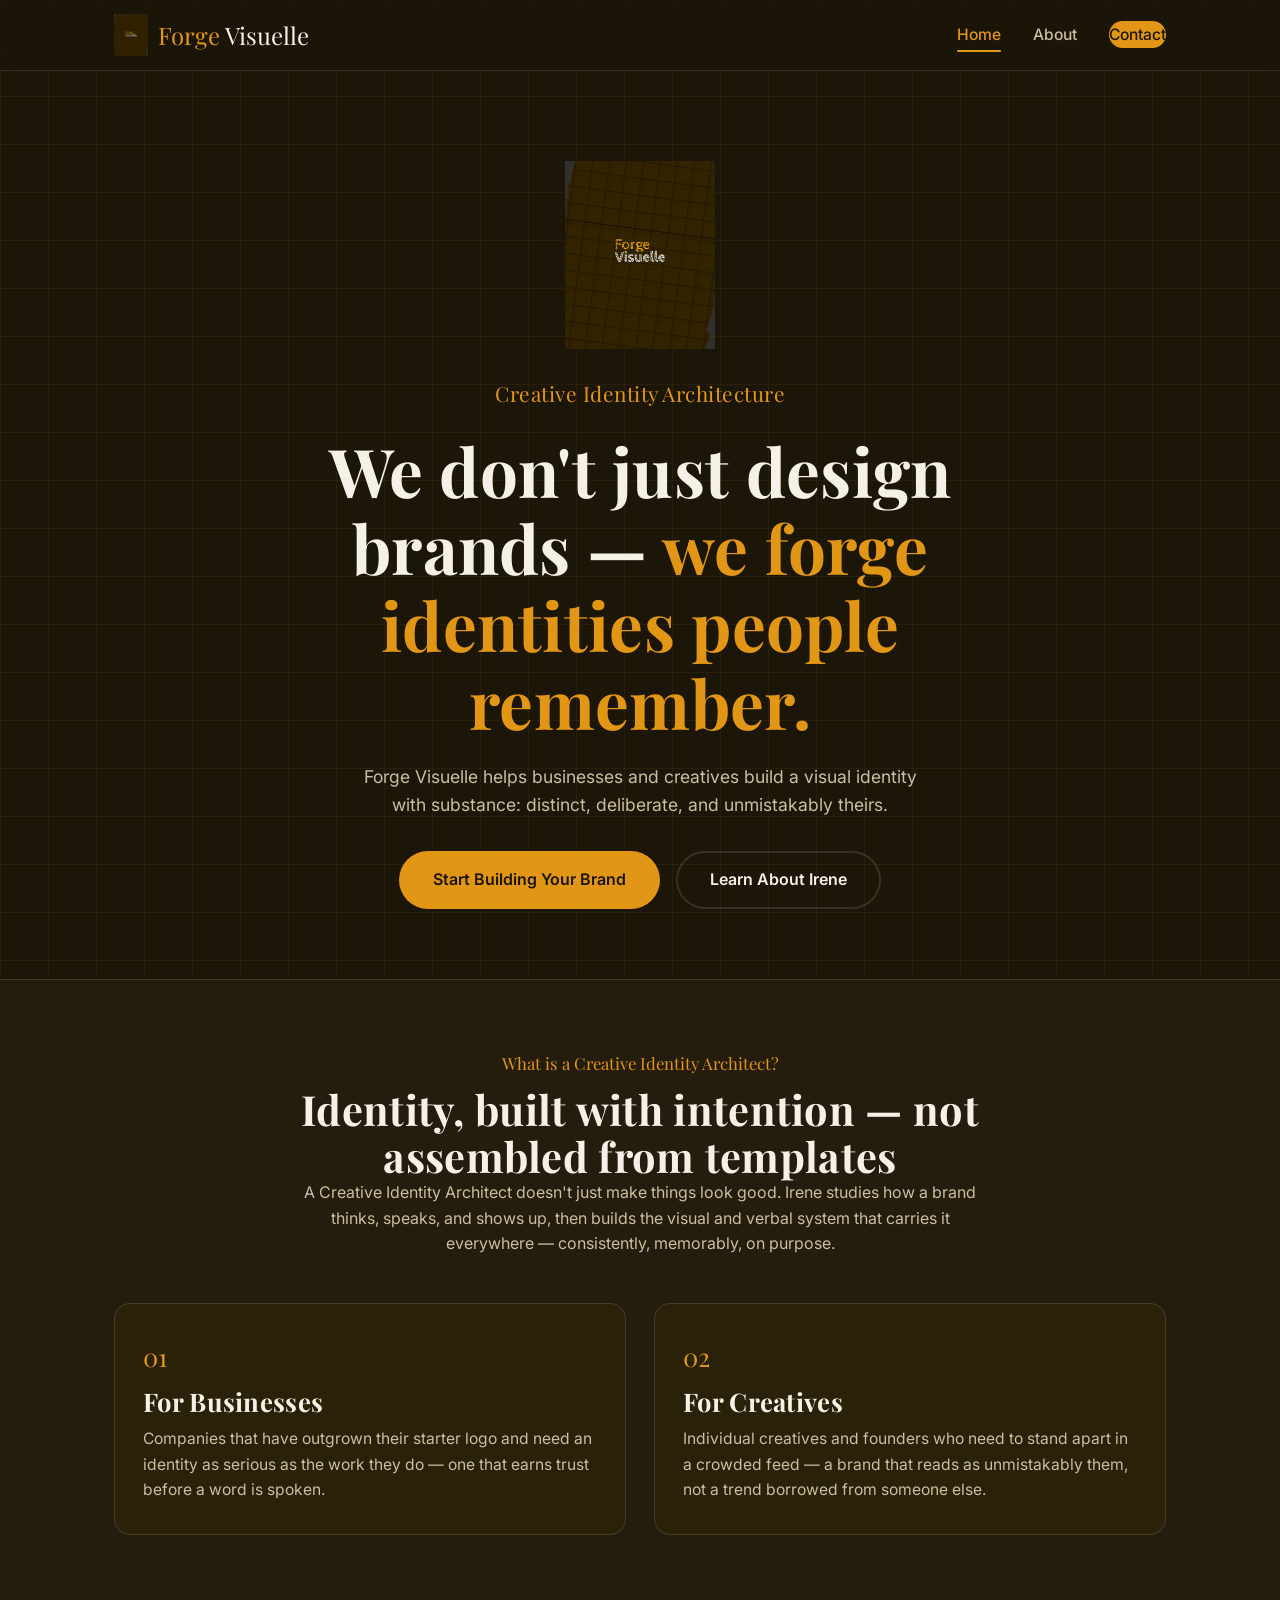
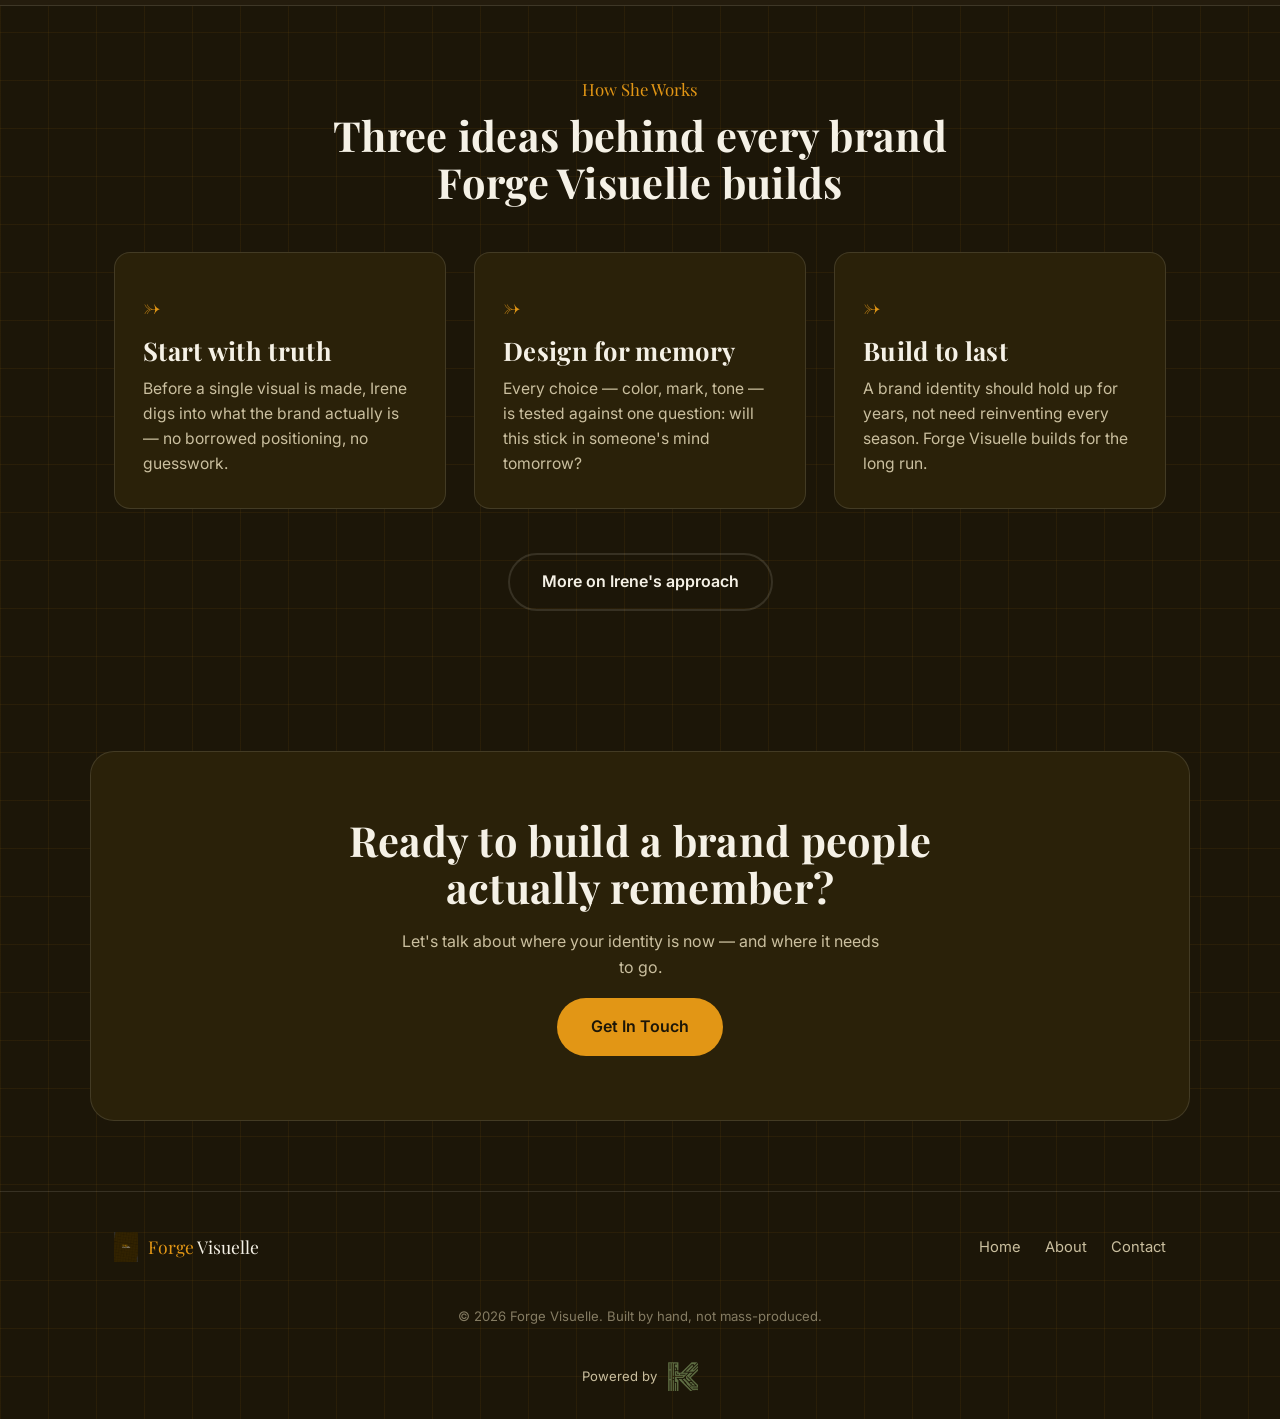
<file: index.html>
<!DOCTYPE html>
<html lang="en">
<head>
<meta charset="UTF-8">
<meta name="viewport" content="width=device-width, initial-scale=1.0, viewport-fit=cover">
<meta name="theme-color" content="#1c1608">
<title>Forge Visuelle — Creative Identity Architecture</title>
<meta name="description" content="Forge Visuelle is the creative identity studio of Irene Deborah, helping businesses and creatives build brands people remember.">

<link rel="icon" type="image/png" href="assets/forge-visuelle-logo.png">
<link rel="preconnect" href="https://fonts.googleapis.com">
<link rel="preconnect" href="https://fonts.gstatic.com" crossorigin>
<link href="https://fonts.googleapis.com/css2?family=Playfair+Display:ital,wght@0,500;0,600;0,700;1,500;1,600&family=Inter:wght@400;500;600;700&display=swap" rel="stylesheet">
<link rel="stylesheet" href="css/style.css">
</head>
<body>

<header class="site-header">
  <nav class="nav">
    <a href="index.html" class="nav-brand">
      <img src="assets/forge-visuelle-logo.png" alt="Forge Visuelle logo" class="nav-logo">
      <span class="nav-brand-text"><span class="forge">Forge</span> <span class="visuelle">Visuelle</span></span>
    </a>

    <ul class="nav-links">
      <li><a href="index.html" class="active">Home</a></li>
      <li><a href="about.html">About</a></li>
      <li><a href="contact.html" class="nav-cta">Contact</a></li>
    </ul>

    <button class="nav-toggle" aria-label="Toggle navigation" aria-expanded="false">
      <span></span><span></span><span></span>
    </button>
  </nav>
</header>

<main>

  <!-- HERO -->
  <section class="hero">
    <div class="container">
      <img src="assets/forge-visuelle-logo.png" alt="Forge Visuelle" class="hero-logo">
      <p class="hero-tagline">Creative Identity Architecture</p>
      <h1>We don't just design brands — <span class="accent">we forge identities people remember.</span></h1>
      <p class="hero-sub">Forge Visuelle helps businesses and creatives build a visual identity with substance: distinct, deliberate, and unmistakably theirs.</p>
      <div class="hero-actions">
        <a href="contact.html" class="btn btn-primary">Start Building Your Brand</a>
        <a href="about.html" class="btn btn-outline">Learn About Irene</a>
      </div>
    </div>
  </section>

  <!-- WHAT SHE DOES -->
  <section class="section-alt">
    <div class="container">
      <div class="section-header">
        <span class="eyebrow">What is a Creative Identity Architect?</span>
        <h2>Identity, built with intention — not assembled from templates</h2>
        <p>A Creative Identity Architect doesn't just make things look good. Irene studies how a brand thinks, speaks, and shows up, then builds the visual and verbal system that carries it everywhere — consistently, memorably, on purpose.</p>
      </div>

      <div class="grid grid-2">
        <div class="card">
          <span class="card-number">01</span>
          <h3>For Businesses</h3>
          <p>Companies that have outgrown their starter logo and need an identity as serious as the work they do — one that earns trust before a word is spoken.</p>
        </div>
        <div class="card">
          <span class="card-number">02</span>
          <h3>For Creatives</h3>
          <p>Individual creatives and founders who need to stand apart in a crowded feed — a brand that reads as unmistakably them, not a trend borrowed from someone else.</p>
        </div>
      </div>
    </div>
  </section>

  <!-- PHILOSOPHY TEASER -->
  <section>
    <div class="container">
      <div class="section-header">
        <span class="eyebrow">How She Works</span>
        <h2>Three ideas behind every brand Forge Visuelle builds</h2>
      </div>

      <div class="grid grid-3">
        <div class="card">
          <span class="card-number">→</span>
          <h3>Start with truth</h3>
          <p>Before a single visual is made, Irene digs into what the brand actually is — no borrowed positioning, no guesswork.</p>
        </div>
        <div class="card">
          <span class="card-number">→</span>
          <h3>Design for memory</h3>
          <p>Every choice — color, mark, tone — is tested against one question: will this stick in someone's mind tomorrow?</p>
        </div>
        <div class="card">
          <span class="card-number">→</span>
          <h3>Build to last</h3>
          <p>A brand identity should hold up for years, not need reinventing every season. Forge Visuelle builds for the long run.</p>
        </div>
      </div>

      <div style="text-align:center; margin-top:44px;">
        <a href="about.html" class="btn btn-outline">More on Irene's approach</a>
      </div>
    </div>
  </section>

  <!-- CLOSING CTA -->
  <section class="cta-banner">
    <div class="container">
      <h2>Ready to build a brand people actually remember?</h2>
      <p>Let's talk about where your identity is now — and where it needs to go.</p>
      <a href="contact.html" class="btn btn-primary">Get In Touch</a>
    </div>
  </section>

</main>

<footer class="site-footer">
  <div class="container footer-inner">
    <a href="index.html" class="footer-brand">
      <img src="assets/forge-visuelle-logo.png" alt="Forge Visuelle logo" class="footer-logo">
      <span class="footer-brand-text"><span class="forge">Forge</span> Visuelle</span>
    </a>
    <ul class="footer-links">
      <li><a href="index.html">Home</a></li>
      <li><a href="about.html">About</a></li>
      <li><a href="contact.html">Contact</a></li>
    </ul>
    <p class="footer-note">© 2026 Forge Visuelle. Built by hand, not mass-produced.</p>
    <div class="powered-by">
      <span>Powered by</span>
      <img src="assets/powered-by-logo.png" alt="K logo">
    </div>
  </div>
</footer>

<script src="js/script.js"></script>
</body>
</html>
</file>
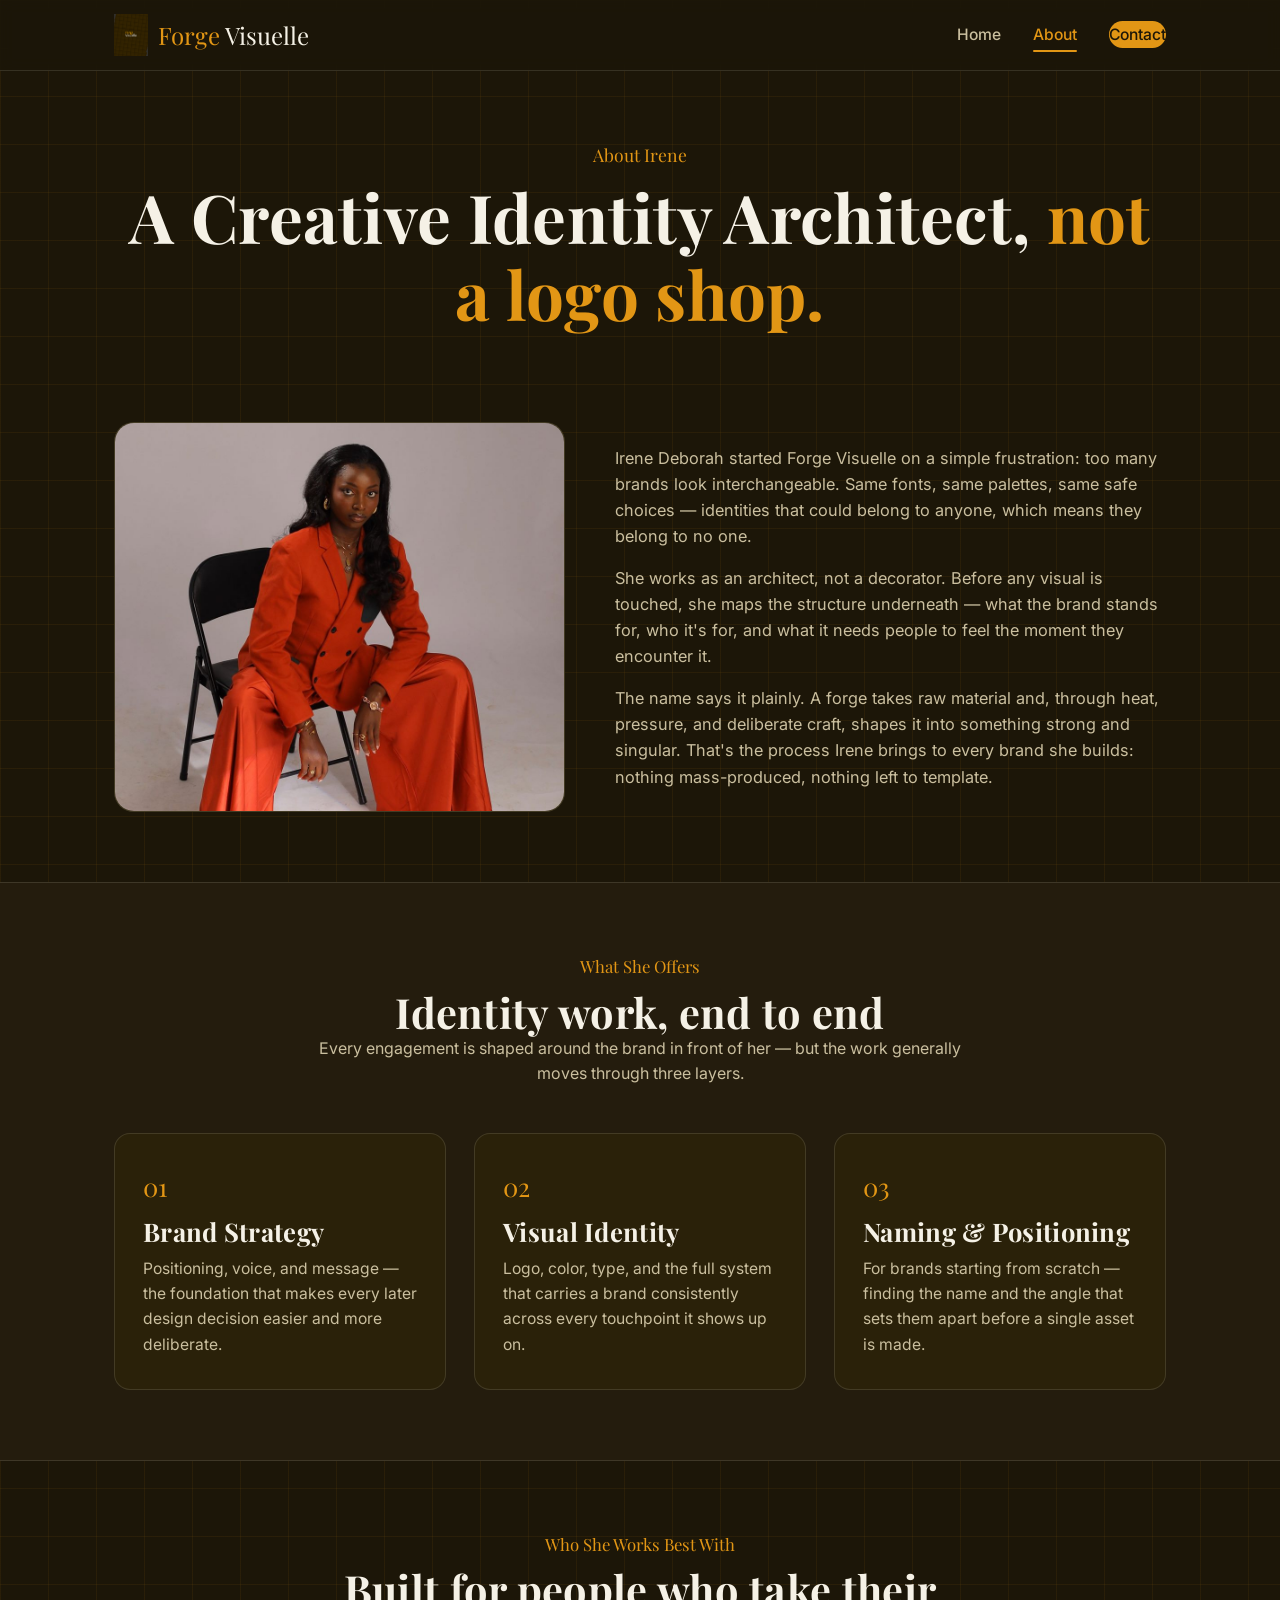
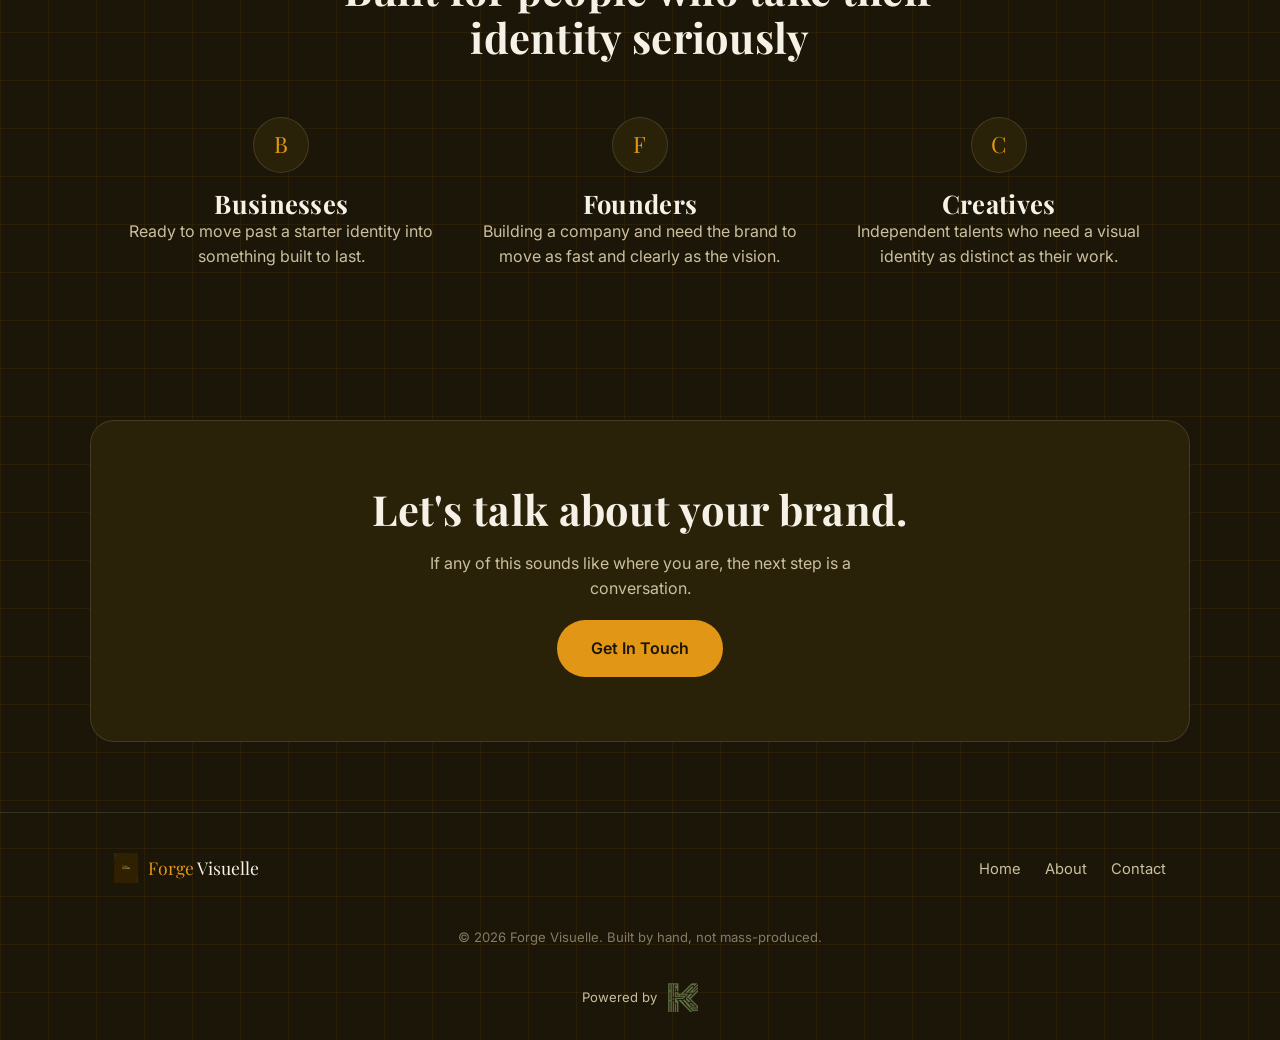
<file: about.html>
<!DOCTYPE html>
<html lang="en">
<head>
<meta charset="UTF-8">
<meta name="viewport" content="width=device-width, initial-scale=1.0, viewport-fit=cover">
<meta name="theme-color" content="#1c1608">
<title>About Irene Deborah — Forge Visuelle</title>
<meta name="description" content="Meet Irene Deborah, Creative Identity Architect and founder of Forge Visuelle — her story, philosophy, and what she offers.">

<link rel="icon" type="image/png" href="assets/forge-visuelle-logo.png">
<link rel="preconnect" href="https://fonts.googleapis.com">
<link rel="preconnect" href="https://fonts.gstatic.com" crossorigin>
<link href="https://fonts.googleapis.com/css2?family=Playfair+Display:ital,wght@0,500;0,600;0,700;1,500;1,600&family=Inter:wght@400;500;600;700&display=swap" rel="stylesheet">
<link rel="stylesheet" href="css/style.css">
</head>
<body>

<header class="site-header">
  <nav class="nav">
    <a href="index.html" class="nav-brand">
      <img src="assets/forge-visuelle-logo.png" alt="Forge Visuelle logo" class="nav-logo">
      <span class="nav-brand-text"><span class="forge">Forge</span> <span class="visuelle">Visuelle</span></span>
    </a>

    <ul class="nav-links">
      <li><a href="index.html">Home</a></li>
      <li><a href="about.html" class="active">About</a></li>
      <li><a href="contact.html" class="nav-cta">Contact</a></li>
    </ul>

    <button class="nav-toggle" aria-label="Toggle navigation" aria-expanded="false">
      <span></span><span></span><span></span>
    </button>
  </nav>
</header>

<main>

  <section class="page-hero">
    <div class="container">
      <span class="eyebrow">About Irene</span>
      <h1>A Creative Identity Architect, <span class="accent">not a logo shop.</span></h1>
    </div>
  </section>

  <!-- STORY -->
  <section>
    <div class="container story">
      <div class="story-visual">
        <img src="assets/irene-deborah.jpg" alt="Irene Deborah, Creative Identity Architect and founder of Forge Visuelle" width="1000" height="864">
      </div>
      <div class="story-copy">
        <p>Irene Deborah started Forge Visuelle on a simple frustration: too many brands look interchangeable. Same fonts, same palettes, same safe choices — identities that could belong to anyone, which means they belong to no one.</p>
        <p>She works as an architect, not a decorator. Before any visual is touched, she maps the structure underneath — what the brand stands for, who it's for, and what it needs people to feel the moment they encounter it.</p>
        <p>The name says it plainly. A forge takes raw material and, through heat, pressure, and deliberate craft, shapes it into something strong and singular. That's the process Irene brings to every brand she builds: nothing mass-produced, nothing left to template.</p>
      </div>
    </div>
  </section>

  <!-- WHAT SHE OFFERS -->
  <section class="section-alt">
    <div class="container">
      <div class="section-header">
        <span class="eyebrow">What She Offers</span>
        <h2>Identity work, end to end</h2>
        <p>Every engagement is shaped around the brand in front of her — but the work generally moves through three layers.</p>
      </div>

      <div class="grid grid-3">
        <div class="card">
          <span class="card-number">01</span>
          <h3>Brand Strategy</h3>
          <p>Positioning, voice, and message — the foundation that makes every later design decision easier and more deliberate.</p>
        </div>
        <div class="card">
          <span class="card-number">02</span>
          <h3>Visual Identity</h3>
          <p>Logo, color, type, and the full system that carries a brand consistently across every touchpoint it shows up on.</p>
        </div>
        <div class="card">
          <span class="card-number">03</span>
          <h3>Naming &amp; Positioning</h3>
          <p>For brands starting from scratch — finding the name and the angle that sets them apart before a single asset is made.</p>
        </div>
      </div>
    </div>
  </section>

  <!-- WHO SHE WORKS WITH -->
  <section>
    <div class="container">
      <div class="section-header">
        <span class="eyebrow">Who She Works Best With</span>
        <h2>Built for people who take their identity seriously</h2>
      </div>

      <div class="who-list">
        <div class="who-item">
          <span class="icon">B</span>
          <h3>Businesses</h3>
          <p>Ready to move past a starter identity into something built to last.</p>
        </div>
        <div class="who-item">
          <span class="icon">F</span>
          <h3>Founders</h3>
          <p>Building a company and need the brand to move as fast and clearly as the vision.</p>
        </div>
        <div class="who-item">
          <span class="icon">C</span>
          <h3>Creatives</h3>
          <p>Independent talents who need a visual identity as distinct as their work.</p>
        </div>
      </div>
    </div>
  </section>

  <!-- CTA -->
  <section class="cta-banner">
    <div class="container">
      <h2>Let's talk about your brand.</h2>
      <p>If any of this sounds like where you are, the next step is a conversation.</p>
      <a href="contact.html" class="btn btn-primary">Get In Touch</a>
    </div>
  </section>

</main>

<footer class="site-footer">
  <div class="container footer-inner">
    <a href="index.html" class="footer-brand">
      <img src="assets/forge-visuelle-logo.png" alt="Forge Visuelle logo" class="footer-logo">
      <span class="footer-brand-text"><span class="forge">Forge</span> Visuelle</span>
    </a>
    <ul class="footer-links">
      <li><a href="index.html">Home</a></li>
      <li><a href="about.html">About</a></li>
      <li><a href="contact.html">Contact</a></li>
    </ul>
    <p class="footer-note">© 2026 Forge Visuelle. Built by hand, not mass-produced.</p>
    <div class="powered-by">
      <span>Powered by</span>
      <img src="assets/powered-by-logo.png" alt="K logo">
    </div>
  </div>
</footer>

<script src="js/script.js"></script>
</body>
</html>
</file>
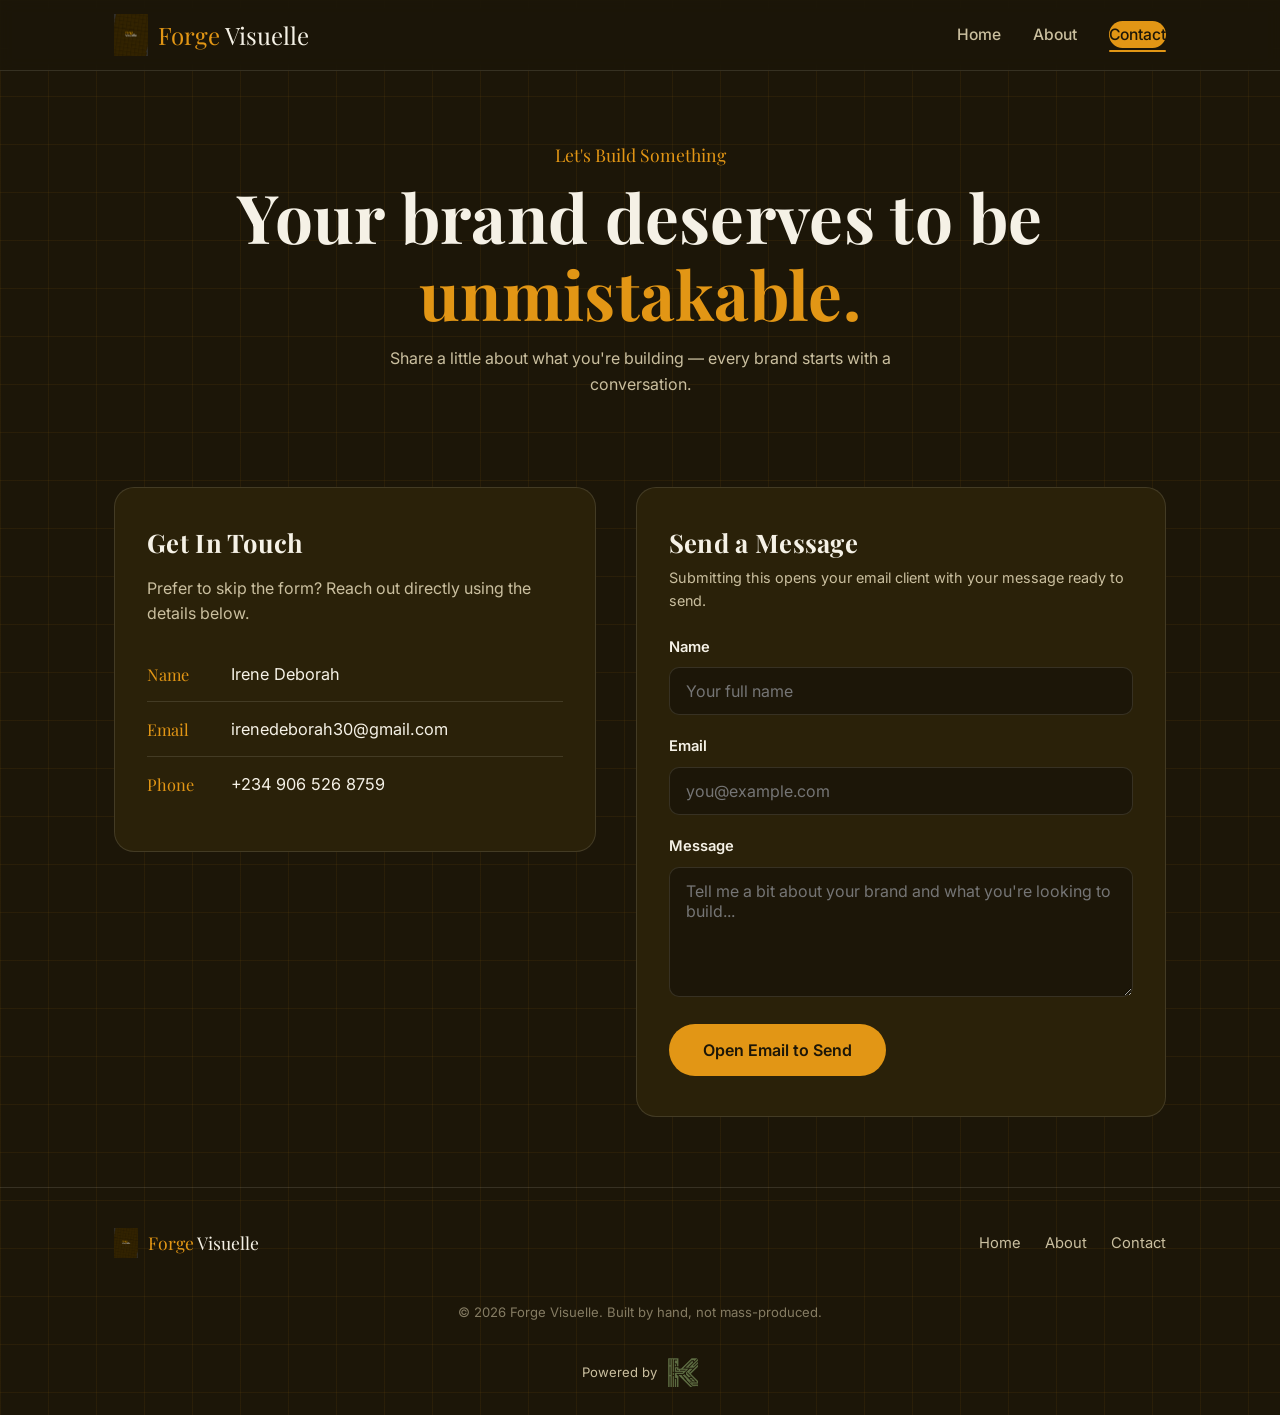
<file: contact.html>
<!DOCTYPE html>
<html lang="en">
<head>
<meta charset="UTF-8">
<meta name="viewport" content="width=device-width, initial-scale=1.0, viewport-fit=cover">
<meta name="theme-color" content="#1c1608">
<title>Contact — Forge Visuelle</title>
<meta name="description" content="Get in touch with Irene Deborah at Forge Visuelle to start building a brand identity people remember.">

<link rel="icon" type="image/png" href="assets/forge-visuelle-logo.png">
<link rel="preconnect" href="https://fonts.googleapis.com">
<link rel="preconnect" href="https://fonts.gstatic.com" crossorigin>
<link href="https://fonts.googleapis.com/css2?family=Playfair+Display:ital,wght@0,500;0,600;0,700;1,500;1,600&family=Inter:wght@400;500;600;700&display=swap" rel="stylesheet">
<link rel="stylesheet" href="css/style.css">
</head>
<body>

<header class="site-header">
  <nav class="nav">
    <a href="index.html" class="nav-brand">
      <img src="assets/forge-visuelle-logo.png" alt="Forge Visuelle logo" class="nav-logo">
      <span class="nav-brand-text"><span class="forge">Forge</span> <span class="visuelle">Visuelle</span></span>
    </a>

    <ul class="nav-links">
      <li><a href="index.html">Home</a></li>
      <li><a href="about.html">About</a></li>
      <li><a href="contact.html" class="nav-cta active">Contact</a></li>
    </ul>

    <button class="nav-toggle" aria-label="Toggle navigation" aria-expanded="false">
      <span></span><span></span><span></span>
    </button>
  </nav>
</header>

<main>

  <section class="page-hero">
    <div class="container">
      <span class="eyebrow">Let's Build Something</span>
      <h1>Your brand deserves to be <span class="accent">unmistakable.</span></h1>
      <p style="max-width:560px; margin:14px auto 0;">Share a little about what you're building — every brand starts with a conversation.</p>
    </div>
  </section>

  <section>
    <div class="container contact-grid">

      <div class="contact-info-card">
        <h3>Get In Touch</h3>
        <p style="margin-bottom:20px;">Prefer to skip the form? Reach out directly using the details below.</p>

        <div class="contact-line">
          <span class="label">Name</span>
          <span>Irene Deborah</span>
        </div>
        <div class="contact-line">
          <span class="label">Email</span>
          <a href="mailto:irenedeborah30@gmail.com">irenedeborah30@gmail.com</a>
        </div>
        <div class="contact-line">
          <span class="label">Phone</span>
          <a href="tel:+2349065268759">+234 906 526 8759</a>
        </div>
      </div>

      <div class="contact-form-card">
        <h3>Send a Message</h3>
        <p class="form-note">Submitting this opens your email client with your message ready to send.</p>

        <form id="contact-form">
          <div class="field">
            <label for="name">Name</label>
            <input type="text" id="name" name="name" placeholder="Your full name" required>
          </div>
          <div class="field">
            <label for="email">Email</label>
            <input type="email" id="email" name="email" placeholder="you@example.com" required>
          </div>
          <div class="field">
            <label for="message">Message</label>
            <textarea id="message" name="message" placeholder="Tell me a bit about your brand and what you're looking to build..." required></textarea>
          </div>
          <button type="submit" class="btn btn-primary">Open Email to Send</button>
          <p id="form-status" class="form-status"></p>
        </form>
      </div>

    </div>
  </section>

</main>

<footer class="site-footer">
  <div class="container footer-inner">
    <a href="index.html" class="footer-brand">
      <img src="assets/forge-visuelle-logo.png" alt="Forge Visuelle logo" class="footer-logo">
      <span class="footer-brand-text"><span class="forge">Forge</span> Visuelle</span>
    </a>
    <ul class="footer-links">
      <li><a href="index.html">Home</a></li>
      <li><a href="about.html">About</a></li>
      <li><a href="contact.html">Contact</a></li>
    </ul>
    <p class="footer-note">© 2026 Forge Visuelle. Built by hand, not mass-produced.</p>
    <div class="powered-by">
      <span>Powered by</span>
      <img src="assets/powered-by-logo.png" alt="K logo">
    </div>
  </div>
</footer>

<script src="js/script.js"></script>
</body>
</html>
</file>
<file: css/style.css>
/* ============================================
   Forge Visuelle — shared stylesheet
   ============================================ */

:root {
  --bg: #1c1608;
  --bg-soft: #241c0d;
  --bg-panel: #2a2109;
  --line-color: rgba(226, 150, 21, 0.07);
  --accent: #e29615;
  --accent-soft: #f0ad3a;
  --text: #f5f1e6;
  --text-dim: #cabf9f;
  --border: rgba(245, 241, 230, 0.12);
  --font-display: "Playfair Display", serif;
  --font-body: "Inter", sans-serif;
  --max-width: 1100px;
}

* {
  box-sizing: border-box;
  margin: 0;
  padding: 0;
}

html {
  scroll-behavior: smooth;
  -webkit-text-size-adjust: 100%;
  text-size-adjust: 100%;
}

body {
  overflow-x: hidden;
  -webkit-tap-highlight-color: transparent;
  padding-left: env(safe-area-inset-left);
  padding-right: env(safe-area-inset-right);
  padding-bottom: env(safe-area-inset-bottom);
  background-color: var(--bg);
  background-image:
    linear-gradient(var(--line-color) 1px, transparent 1px),
    linear-gradient(90deg, var(--line-color) 1px, transparent 1px);
  background-size: 48px 48px;
  color: var(--text);
  font-family: var(--font-body);
  line-height: 1.6;
  min-height: 100vh;
  min-height: 100dvh;
  display: flex;
  flex-direction: column;
  -webkit-font-smoothing: antialiased;
}

img {
  max-width: 100%;
  display: block;
}

a {
  color: inherit;
  text-decoration: none;
}

ul {
  list-style: none;
}

h1, h2, h3 {
  font-family: var(--font-display);
  font-weight: 700;
  line-height: 1.15;
  letter-spacing: 0.3px;
}

h1 { font-size: clamp(2.4rem, 6vw, 4.2rem); }
h2 { font-size: clamp(1.8rem, 4vw, 2.6rem); }
h3 { font-size: clamp(1.3rem, 3vw, 1.6rem); }

p {
  color: var(--text-dim);
}

.accent {
  color: var(--accent);
}

.container {
  width: 100%;
  max-width: var(--max-width);
  margin: 0 auto;
  padding: 0 24px;
}

/* ---------- Buttons ---------- */

.btn {
  display: inline-flex;
  align-items: center;
  gap: 8px;
  padding: 14px 32px;
  border-radius: 999px;
  font-family: var(--font-body);
  font-weight: 600;
  font-size: 1rem;
  border: 2px solid transparent;
  cursor: pointer;
  transition: transform 0.15s ease, background-color 0.15s ease, color 0.15s ease, border-color 0.15s ease;
}

.btn-primary {
  background-color: var(--accent);
  color: #1c1608;
}

.btn-primary:hover {
  background-color: var(--accent-soft);
  transform: translateY(-2px);
}

.btn-outline {
  background-color: transparent;
  color: var(--text);
  border-color: var(--border);
}

.btn-outline:hover {
  border-color: var(--accent);
  color: var(--accent);
  transform: translateY(-2px);
}

/* ---------- Header / Nav ---------- */

.site-header {
  position: sticky;
  top: 0;
  z-index: 100;
  background-color: rgba(28, 22, 8, 0.88);
  backdrop-filter: blur(8px);
  border-bottom: 1px solid var(--border);
}

.nav {
  display: flex;
  align-items: center;
  justify-content: space-between;
  padding: 14px 24px;
  max-width: var(--max-width);
  margin: 0 auto;
}

.nav-brand {
  display: flex;
  align-items: center;
  gap: 10px;
}

.nav-logo {
  height: 42px;
  width: auto;
}

.nav-brand-text {
  font-family: var(--font-display);
  font-size: 1.5rem;
  line-height: 1;
}

.nav-brand-text .forge { color: var(--accent); }
.nav-brand-text .visuelle { color: var(--text); }

.nav-links {
  display: flex;
  align-items: center;
  gap: 32px;
}

.nav-links a {
  font-weight: 500;
  font-size: 0.98rem;
  color: var(--text-dim);
  position: relative;
  padding: 4px 0;
  transition: color 0.15s ease;
}

.nav-links a:hover,
.nav-links a.active {
  color: var(--accent);
}

.nav-links a.active::after {
  content: "";
  position: absolute;
  left: 0;
  bottom: -4px;
  width: 100%;
  height: 2px;
  background-color: var(--accent);
  border-radius: 2px;
}

.nav-cta {
  background-color: var(--accent);
  color: #1c1608 !important;
  padding: 9px 22px;
  border-radius: 999px;
  font-weight: 600;
}

.nav-cta:hover {
  background-color: var(--accent-soft);
}

.nav-toggle {
  display: none;
  flex-direction: column;
  justify-content: center;
  align-items: center;
  gap: 5px;
  background: none;
  border: none;
  cursor: pointer;
  width: 44px;
  height: 44px;
  margin-right: -8px;
}

.nav-toggle span {
  width: 26px;
  height: 2px;
  background-color: var(--text);
  border-radius: 2px;
  transition: transform 0.2s ease, opacity 0.2s ease;
}

/* ---------- Hero ---------- */

.hero {
  padding: 90px 0 70px;
}

.hero .container {
  display: flex;
  flex-direction: column;
  align-items: center;
  text-align: center;
  gap: 22px;
}

.hero-logo {
  width: 150px;
  height: auto;
  margin-bottom: 6px;
}

.hero-tagline {
  font-family: var(--font-display);
  color: var(--accent);
  font-size: 1.3rem;
  letter-spacing: 0.5px;
}

.hero h1 {
  max-width: 780px;
}

.hero-sub {
  max-width: 560px;
  font-size: 1.1rem;
}

.hero-actions {
  margin-top: 10px;
  display: flex;
  gap: 16px;
  flex-wrap: wrap;
  justify-content: center;
}

/* ---------- Sections ---------- */

section {
  padding: 70px 0;
}

.section-alt {
  background-color: var(--bg-soft);
  border-top: 1px solid var(--border);
  border-bottom: 1px solid var(--border);
}

.section-header {
  text-align: center;
  max-width: 680px;
  margin: 0 auto 46px;
}

.section-header .eyebrow {
  display: inline-block;
  font-family: var(--font-display);
  color: var(--accent);
  font-size: 1.05rem;
  margin-bottom: 8px;
}

/* ---------- Cards / grids ---------- */

.grid {
  display: grid;
  gap: 28px;
}

.grid-2 { grid-template-columns: repeat(2, 1fr); }
.grid-3 { grid-template-columns: repeat(3, 1fr); }

.card {
  background-color: var(--bg-panel);
  border: 1px solid var(--border);
  border-radius: 16px;
  padding: 32px 28px;
  transition: transform 0.2s ease, border-color 0.2s ease;
}

.card:hover {
  transform: translateY(-4px);
  border-color: var(--accent);
}

.card .card-number {
  font-family: var(--font-display);
  color: var(--accent);
  font-size: 1.6rem;
  display: block;
  margin-bottom: 10px;
}

.card h3 {
  margin-bottom: 10px;
}

.card p {
  font-size: 0.98rem;
}

/* ---------- CTA banner ---------- */

.cta-banner {
  text-align: center;
}

.cta-banner .container {
  background-color: var(--bg-panel);
  border: 1px solid var(--border);
  border-radius: 24px;
  padding: 64px 32px;
  display: flex;
  flex-direction: column;
  align-items: center;
  gap: 18px;
}

.cta-banner h2 {
  max-width: 620px;
}

.cta-banner p {
  max-width: 480px;
}

/* ---------- Footer ---------- */

.site-footer {
  margin-top: auto;
  border-top: 1px solid var(--border);
  padding: 40px 0 28px;
}

.footer-inner {
  display: flex;
  flex-wrap: wrap;
  justify-content: space-between;
  align-items: center;
  gap: 20px;
}

.footer-brand {
  display: flex;
  align-items: center;
  gap: 10px;
}

.footer-logo {
  height: 30px;
}

.footer-brand-text {
  font-family: var(--font-display);
  font-size: 1.1rem;
}

.footer-brand-text .forge { color: var(--accent); }

.footer-links {
  display: flex;
  gap: 24px;
}

.footer-links a {
  font-size: 0.92rem;
  color: var(--text-dim);
  transition: color 0.15s ease;
}

.footer-links a:hover {
  color: var(--accent);
}

.footer-note {
  width: 100%;
  text-align: center;
  font-size: 0.82rem;
  color: var(--text-dim);
  opacity: 0.6;
  margin-top: 24px;
}

.powered-by {
  width: 100%;
  display: flex;
  justify-content: center;
  align-items: center;
  gap: 10px;
  margin-top: 14px;
  font-size: 0.82rem;
  color: var(--text-dim);
}

.powered-by img {
  height: 30px;
  width: auto;
}

/* ---------- About page ---------- */

.page-hero {
  padding: 70px 0 20px;
  text-align: center;
}

.page-hero .eyebrow {
  font-family: var(--font-display);
  color: var(--accent);
  font-size: 1.1rem;
}

.page-hero h1 {
  margin-top: 8px;
}

.story {
  display: grid;
  grid-template-columns: 0.9fr 1.1fr;
  gap: 50px;
  align-items: center;
}

.story-visual {
  border: 1px solid var(--border);
  border-radius: 20px;
  overflow: hidden;
  background-color: var(--bg-panel);
}

.story-visual img {
  width: 100%;
  height: auto;
}

.story-copy p {
  margin-bottom: 16px;
  font-size: 1.02rem;
}

.story-copy p:last-child {
  margin-bottom: 0;
}

.who-list {
  display: grid;
  grid-template-columns: repeat(3, 1fr);
  gap: 24px;
}

.who-item {
  text-align: center;
  padding: 10px;
}

.who-item .icon {
  width: 56px;
  height: 56px;
  border-radius: 50%;
  background-color: var(--bg-panel);
  border: 1px solid var(--border);
  display: flex;
  align-items: center;
  justify-content: center;
  margin: 0 auto 16px;
  font-family: var(--font-display);
  color: var(--accent);
  font-size: 1.4rem;
}

/* ---------- Contact page ---------- */

.contact-grid {
  display: grid;
  grid-template-columns: 1fr 1.1fr;
  gap: 40px;
  align-items: start;
}

.contact-info-card {
  background-color: var(--bg-panel);
  border: 1px solid var(--border);
  border-radius: 20px;
  padding: 40px 32px;
}

.contact-info-card h3 {
  margin-bottom: 18px;
}

.contact-line {
  display: flex;
  align-items: center;
  gap: 14px;
  padding: 14px 0;
  border-top: 1px solid var(--border);
  font-size: 1.02rem;
}

.contact-line:first-of-type {
  border-top: none;
}

.contact-line .label {
  font-family: var(--font-display);
  color: var(--accent);
  min-width: 70px;
}

.contact-line a:hover {
  color: var(--accent);
}

.contact-form-card {
  background-color: var(--bg-panel);
  border: 1px solid var(--border);
  border-radius: 20px;
  padding: 40px 32px;
}

.contact-form-card h3 {
  margin-bottom: 8px;
}

.form-note {
  font-size: 0.9rem;
  margin-bottom: 24px;
}

.field {
  margin-bottom: 20px;
}

.field label {
  display: block;
  font-size: 0.92rem;
  font-weight: 600;
  margin-bottom: 8px;
  color: var(--text);
}

.field input,
.field textarea {
  width: 100%;
  background-color: var(--bg);
  border: 1px solid var(--border);
  border-radius: 10px;
  padding: 13px 16px;
  color: var(--text);
  font-family: var(--font-body);
  font-size: 1rem;
  min-height: 48px;
  transition: border-color 0.15s ease;
}

.field input:focus,
.field textarea:focus {
  outline: none;
  border-color: var(--accent);
}

.field textarea {
  resize: vertical;
  min-height: 130px;
}

.form-status {
  margin-top: 14px;
  font-size: 0.9rem;
  color: var(--accent);
  display: none;
}

.form-status.visible {
  display: block;
}

/* ---------- Responsive ---------- */

@media (max-width: 880px) {
  .grid-3 { grid-template-columns: repeat(2, 1fr); }
  .story { grid-template-columns: 1fr; gap: 32px; }
  .story-visual { max-width: 460px; margin: 0 auto; }
  .contact-grid { grid-template-columns: 1fr; }
  .who-list { grid-template-columns: 1fr; }
}

@media (max-width: 720px) {
  .nav-links {
    position: absolute;
    top: 100%;
    left: 0;
    right: 0;
    background-color: var(--bg);
    border-bottom: 1px solid var(--border);
    flex-direction: column;
    align-items: stretch;
    padding: 12px 24px 24px;
    gap: 4px;
    display: none;
  }

  .nav-links a {
    display: block;
    padding: 14px 0;
    font-size: 1.05rem;
  }

  .nav-links a.active::after { display: none; }

  .nav-links .nav-cta {
    margin-top: 8px;
    text-align: center;
    padding: 14px 22px;
  }

  .nav-links.open {
    display: flex;
  }

  .nav-toggle {
    display: flex;
  }

  .grid-2, .grid-3 { grid-template-columns: 1fr; }

  section { padding: 50px 0; }

  .hero { padding: 60px 0 50px; }
}

@media (max-width: 480px) {
  .container { padding: 0 20px; }
  .nav { padding: 10px 20px; }
  .nav-brand-text { font-size: 1.2rem; }
  .nav-logo { height: 34px; }
  .hero-logo { width: 110px; }
  .hero-actions { width: 100%; flex-direction: column; }
  .hero-actions .btn,
  .cta-banner .btn { width: 100%; justify-content: center; }
  .btn { min-height: 48px; }
  .card { padding: 26px 22px; }
  .contact-info-card,
  .contact-form-card { padding: 30px 22px; }
  .contact-line { flex-wrap: wrap; gap: 4px 14px; word-break: break-word; }
  .cta-banner .container { padding: 44px 22px; }
  .footer-inner { flex-direction: column; align-items: flex-start; }
  .footer-links a { display: inline-block; padding: 8px 0; }
  .footer-note { text-align: left; }
  .powered-by { justify-content: flex-start; }
}

@media (hover: none) {
  .card:hover,
  .btn-primary:hover,
  .btn-outline:hover { transform: none; }
}
</file>
